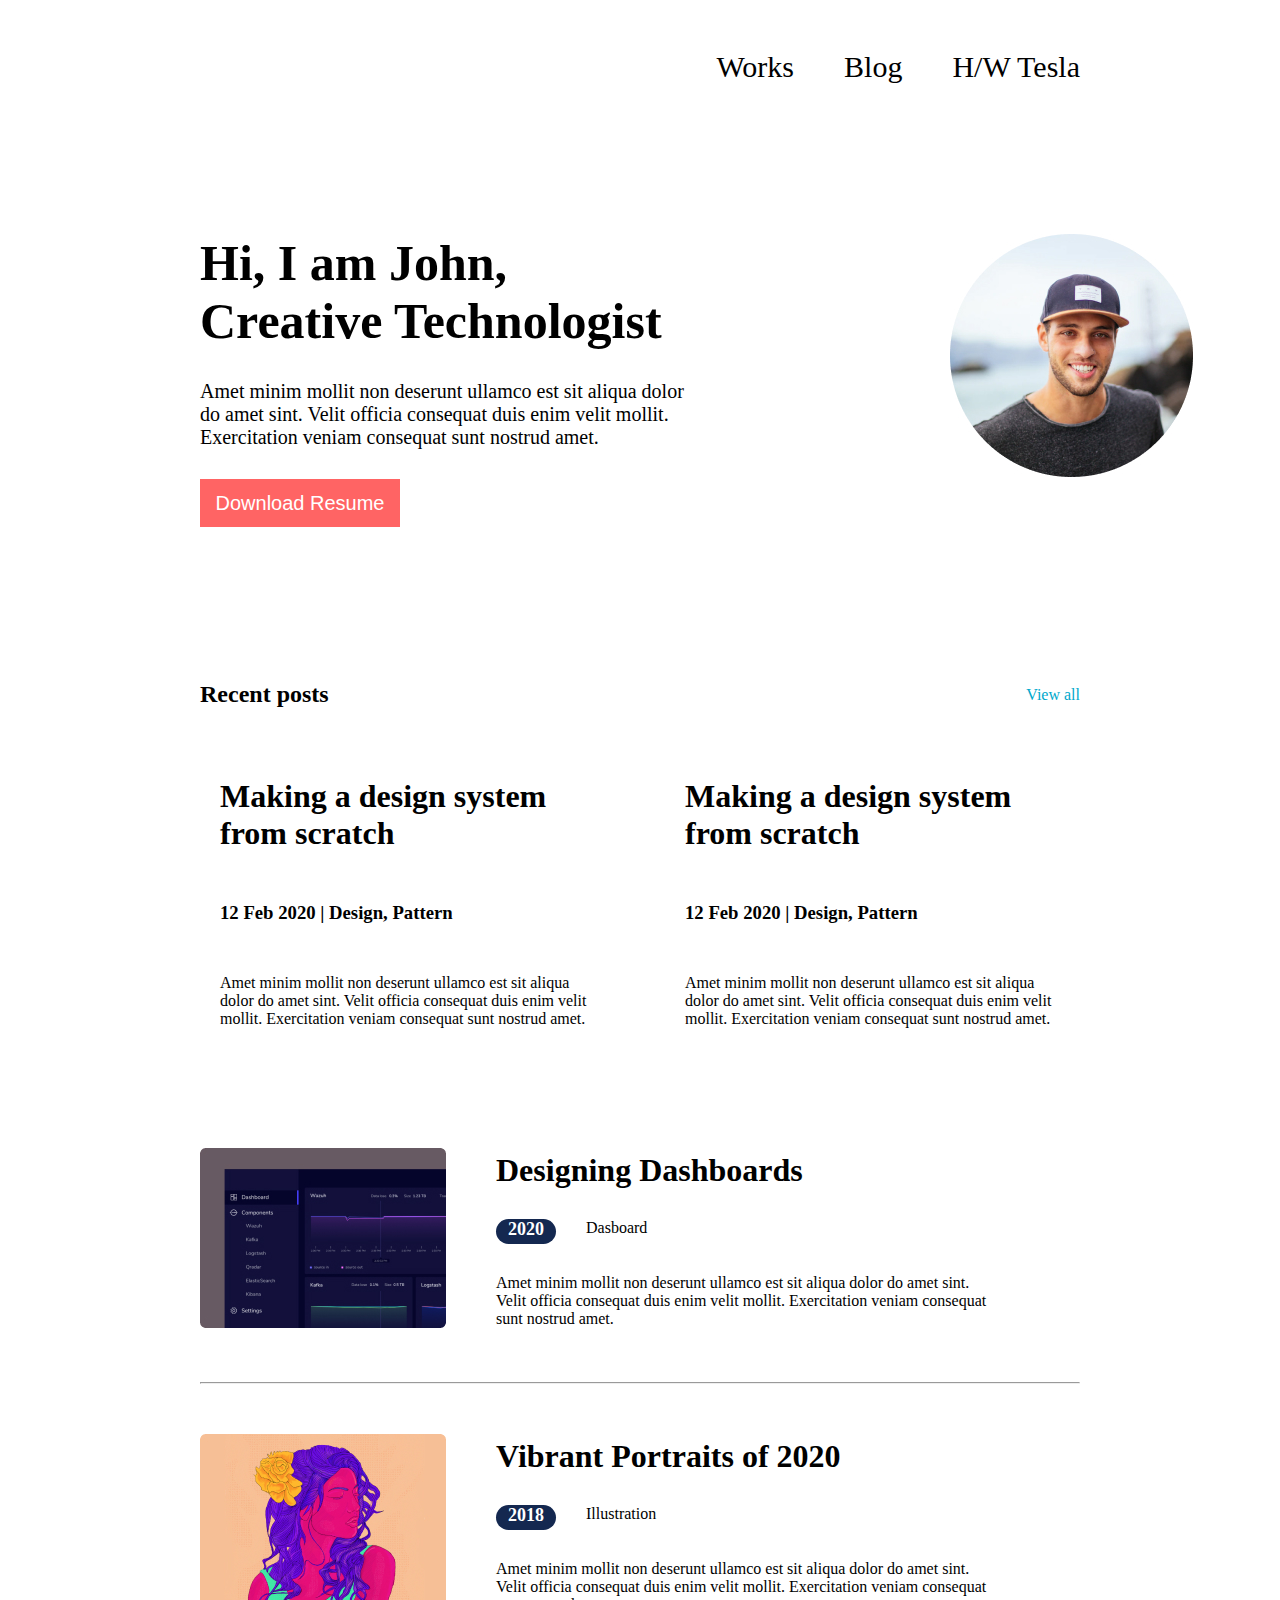
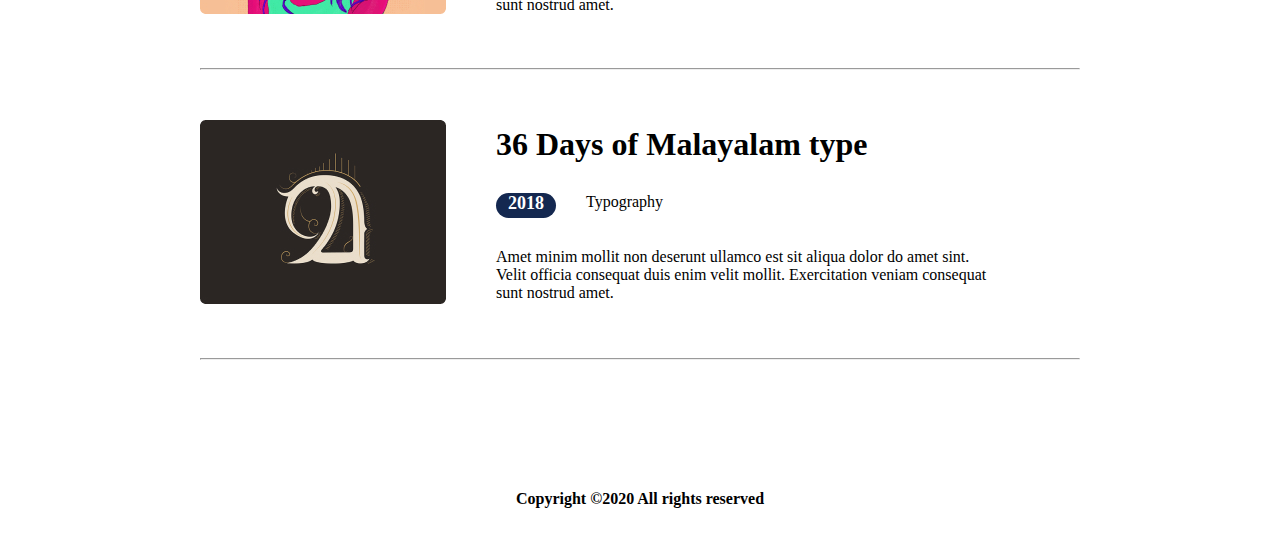
<file: index.html>
<!DOCTYPE html>
<html lang="en">
<head>
    <meta charset="UTF-8">
    <meta name="viewport" content="width=device-width, initial-scale=1.0">
    <link rel="stylesheet" href="https://cdnjs.cloudflare.com/ajax/libs/font-awesome/6.5.2/css/all.min.css" integrity="sha512-SnH5WK+bZxgPHs44uWIX+LLJAJ9/2PkPKZ5QiAj6Ta86w+fsb2TkcmfRyVX3pBnMFcV7oQPJkl9QevSCWr3W6A==" crossorigin="anonymous" referrerpolicy="no-referrer" />
    <link rel="stylesheet" href="./style.css">
    <title>Document</title>
</head>
<body>
    <header>
        <div class="container">
            <div class="nav">
                <ul>
                    <li>
                        <a href="./HTML/work.html">Works</a>
                    </li>
                    <li>
                        <a href="./HTML/blog.html">Blog</a>
                    </li>
                    <li>
                        <a href="./HTML/H-W_Tesla.html">H/W Tesla</a>
                    </li>
                </ul>
            </div>
            <div class="desc">
                <div class="body-left">
                    <div class="body-header">
                        <h1>Hi, I am John, Creative Technologist</h1>
                    </div>
                    <div class="title">
                        <p>Amet minim mollit non deserunt ullamco est sit aliqua dolor do amet sint. Velit officia consequat duis enim velit mollit. Exercitation veniam consequat sunt nostrud amet.</p>
                    </div>
                    <button>Download Resume</button>
                </div>
                <div class="body-right">
                    <img src="./pic/Ellipse.jpg">
                </div>
            </div>
        </div>
    </header>
    <main>
        <div class="container">
            <div class="head-title">
                <div><h2>Recent posts</h2></div>
                <div><a href="#">View all</a></div>
            </div>
            <div class="title-desc">
                <div class="desc-card">
                    <h1>Making a design system from scratch</h1>
                    <h3>12 Feb 2020 | Design, Pattern</h3>
                    <span>Amet minim mollit non deserunt ullamco est sit aliqua dolor do amet sint. Velit officia consequat duis enim velit mollit. Exercitation veniam consequat sunt nostrud amet.</span>
                </div>
                <div class="desc-card">
                    <h1>Making a design system from scratch</h1>
                    <h3>12 Feb 2020 | Design, Pattern</h3>
                    <span>Amet minim mollit non deserunt ullamco est sit aliqua dolor do amet sint. Velit officia consequat duis enim velit mollit. Exercitation veniam consequat sunt nostrud amet.</span>
                </div>
            </div>
        </div>
    </main>
    <section>
        <div class="container">
            <div class="recommend-img">
                <div class="recommends">
                    <div>
                        <img src="./pic/rec-img-1.jpg">
                    </div>
                    <div class="img-description">
                        <h1>Designing Dashboards</h1>
                        <div class="information">
                            <h2>2020</h2>
                            <div>Dasboard</div>
                        </div>
                        <p>Amet minim mollit non deserunt ullamco est sit aliqua dolor do amet sint. Velit officia consequat duis enim velit mollit. Exercitation veniam consequat sunt nostrud amet.</p>
                    </div>
                </div>
                <hr>
                <div class="recommends">
                    <div>
                        <img src="./pic/rec-img-2.jpg">
                    </div>
                    <div class="img-description">
                        <h1>Vibrant Portraits of 2020</h1>
                        <div class="information">
                            <h2>2018</h2>
                            <div>Illustration</div>
                        </div>
                        <p>Amet minim mollit non deserunt ullamco est sit aliqua dolor do amet sint. Velit officia consequat duis enim velit mollit. Exercitation veniam consequat sunt nostrud amet.</p>
                    </div>
                </div>
                <hr>
                <div class="recommends">
                    <div>
                        <img src="./pic/rec-img-3.jpg">
                    </div>
                    <div class="img-description">
                        <h1>36 Days of Malayalam type</h1>
                        <div class="information">
                            <h2>2018</h2>
                            <div>Typography</div>
                        </div>
                        <p>Amet minim mollit non deserunt ullamco est sit aliqua dolor do amet sint. Velit officia consequat duis enim velit mollit. Exercitation veniam consequat sunt nostrud amet.</p>
                    </div>
                </div>
                <hr>
            </div>      
        </div>
    </section>
    <footer>
        <div class="container">
            <div class="footer-icons">
                <i class="fa-brands fa-square-facebook" style="color: #600aff;"></i> <i class="fa-brands fa-instagram" style="color: #63E6BE;"></i> <i class="fa-brands fa-twitter" style="color: #74C0FC;"></i> <i class="fa-brands fa-linkedin" style="color: #74C0FC;"></i>
            </div>
            <h4>Copyright ©2020 All rights reserved</h4>
        </div>
    </footer>
</body>
</html>
</file>
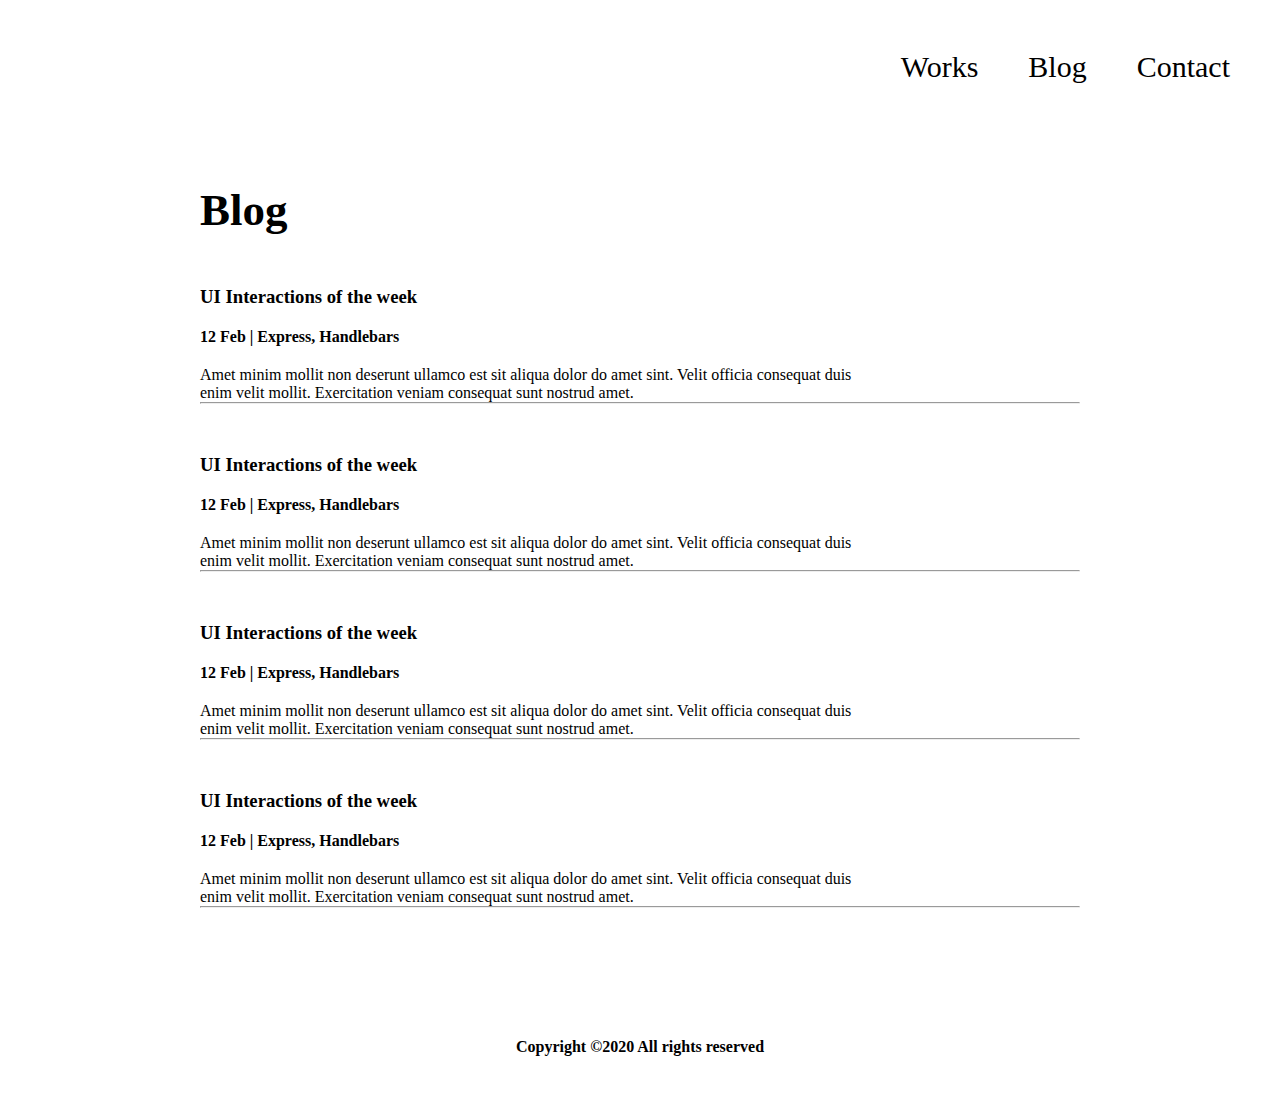
<file: HTML/blog.html>
<!DOCTYPE html>
<html lang="en">
<head>
    <meta charset="UTF-8">
    <meta name="viewport" content="width=device-width, initial-scale=1.0">
    <link rel="stylesheet" href="https://cdnjs.cloudflare.com/ajax/libs/font-awesome/6.5.2/css/all.min.css" integrity="sha512-SnH5WK+bZxgPHs44uWIX+LLJAJ9/2PkPKZ5QiAj6Ta86w+fsb2TkcmfRyVX3pBnMFcV7oQPJkl9QevSCWr3W6A==" crossorigin="anonymous" referrerpolicy="no-referrer" />
    <link rel="stylesheet" href="../CSS/blog-style.css">
    <title>Blog</title>
</head>
<body>
    <header>
        <div class="nav">
            <ul>
                <li>
                    <a href="./work.html">Works</a>
                </li>
                <li>
                    <a href="./blog.html">Blog</a>
                </li>
                <li>
                    <a href="../index.html">Contact</a>
                </li>
            </ul>
        </div>
    <div class="container">
        <div>
            <h1>Blog</h1>
        </div>
        <div class="description">
            <h3>UI Interactions of the week</h3>
            <h4>12 Feb | Express, Handlebars</h4>
            <p>Amet minim mollit non deserunt ullamco est sit aliqua dolor do amet sint. Velit officia consequat duis enim velit mollit. Exercitation veniam consequat sunt nostrud amet.</p>
        </div>
        <hr>
        <div class="description">
            <h3>UI Interactions of the week</h3>
            <h4>12 Feb | Express, Handlebars</h4>
            <p>Amet minim mollit non deserunt ullamco est sit aliqua dolor do amet sint. Velit officia consequat duis enim velit mollit. Exercitation veniam consequat sunt nostrud amet.</p>
        </div>
        <hr>
        <div class="description">
            <h3>UI Interactions of the week</h3>
            <h4>12 Feb | Express, Handlebars</h4>
            <p>Amet minim mollit non deserunt ullamco est sit aliqua dolor do amet sint. Velit officia consequat duis enim velit mollit. Exercitation veniam consequat sunt nostrud amet.</p>
        </div>
        <hr>
        <div class="description">
            <h3>UI Interactions of the week</h3>
            <h4>12 Feb | Express, Handlebars</h4>
            <p>Amet minim mollit non deserunt ullamco est sit aliqua dolor do amet sint. Velit officia consequat duis enim velit mollit. Exercitation veniam consequat sunt nostrud amet.</p>
        </div>
        <hr>
    </div>
</header>
<footer>
        <div class="footer-icons">
            <i class="fa-brands fa-square-facebook" style="color: #600aff;"></i> <i class="fa-brands fa-instagram" style="color: #63E6BE;"></i> <i class="fa-brands fa-twitter" style="color: #74C0FC;"></i> <i class="fa-brands fa-linkedin" style="color: #74C0FC;"></i>
        </div>
        <h4 class="account-name">Copyright ©2020 All rights reserved</h4>
    </div>
</footer>    
</body>
</html>
</file>
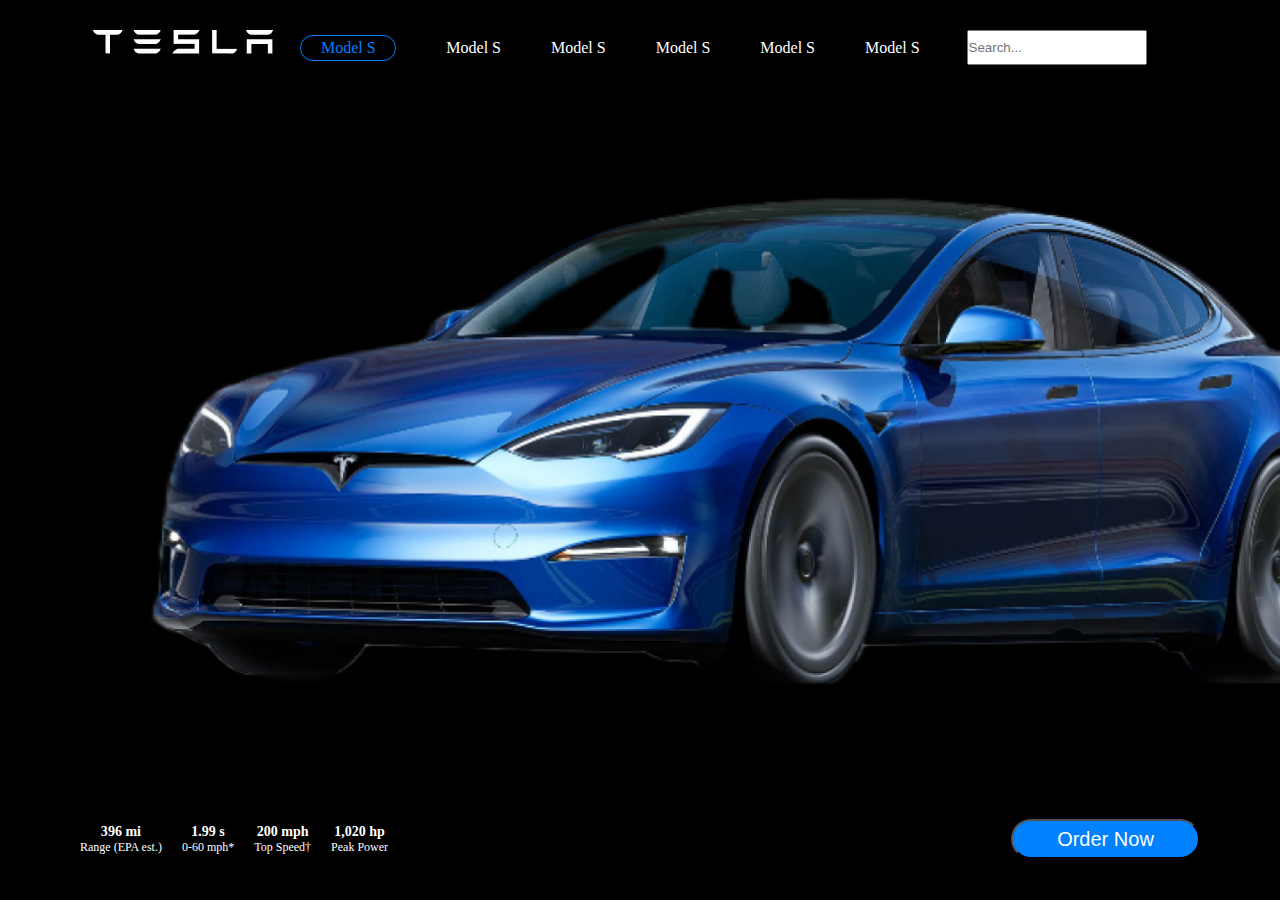
<file: HTML/H-W_Tesla.html>
<!DOCTYPE html>
<html lang="en">
<head>
    <meta charset="UTF-8">
    <meta name="viewport" content="width=device-width, initial-scale=1.0">
    <link rel="stylesheet" href="https://cdnjs.cloudflare.com/ajax/libs/font-awesome/6.5.2/css/all.min.css" integrity="sha512-SnH5WK+bZxgPHs44uWIX+LLJAJ9/2PkPKZ5QiAj6Ta86w+fsb2TkcmfRyVX3pBnMFcV7oQPJkl9QevSCWr3W6A==" crossorigin="anonymous" referrerpolicy="no-referrer" />
    <link rel="stylesheet" href="../CSS/tesla-style.css">
    <title>Document</title>
</head>
<body>
    <header>
        <div class="container">
            <nav>
                <div>
                    <a href="../index.html"><img src="../pic/Frame.png"></a>
                </div> 
                <ul>
                    <li>
                        <a class="model-s" href="#">Model S</a>
                    </li>
                    <li>
                        <a href="#">Model S</a>
                    </li>
                    <li>
                        <a href="#">Model S</a>
                    </li>
                    <li>
                        <a href="#">Model S</a>
                    </li>
                    <li>
                        <a href="#">Model S</a>
                    </li>
                    <li>
                        <a href="#">Model S</a>
                    </li>
                </ul>
                <div class="search">
                    <i class="fa-solid fa-magnifying-glass"></i>
                    <input type="text" placeholder="Search...">
                    <i class="fa-regular fa-user"></i>
                    <i class="fa-solid fa-bars"></i>
                </div>
            </nav>
        </div>
        <main>
            <div>
                <img class="project-img" src="../pic/My-project-1.jpeg" alt="Model S">
            </div>
        </main>
        <footer>
            <div class="container">
                <div class="footer-desc">
                    <div class="about-car">
                        <div class="car-desc">
                        <h3>396 mi</h3>
                        <p>Range (EPA est.)</p>
                        </div>
                        <div class="car-desc">
                        <h3>1.99 s</h3>
                        <p>0-60 mph*</p>
                        </div>
                        <div class="car-desc">
                        <h3>200 mph</h3>
                        <p>Top Speed†</p>
                        </div>
                        <div class="car-desc">
                        <h3>1,020 hp</h3>
                        <p>Peak Power</p>
                        </div>
                    </div>
                    <div>
                        <button>Order Now <i class="fa-solid fa-angles-right"></i></button>
                    </div>
                </div>
            </div>
        </footer>
    </header>
    
</body>
</html>
</file>
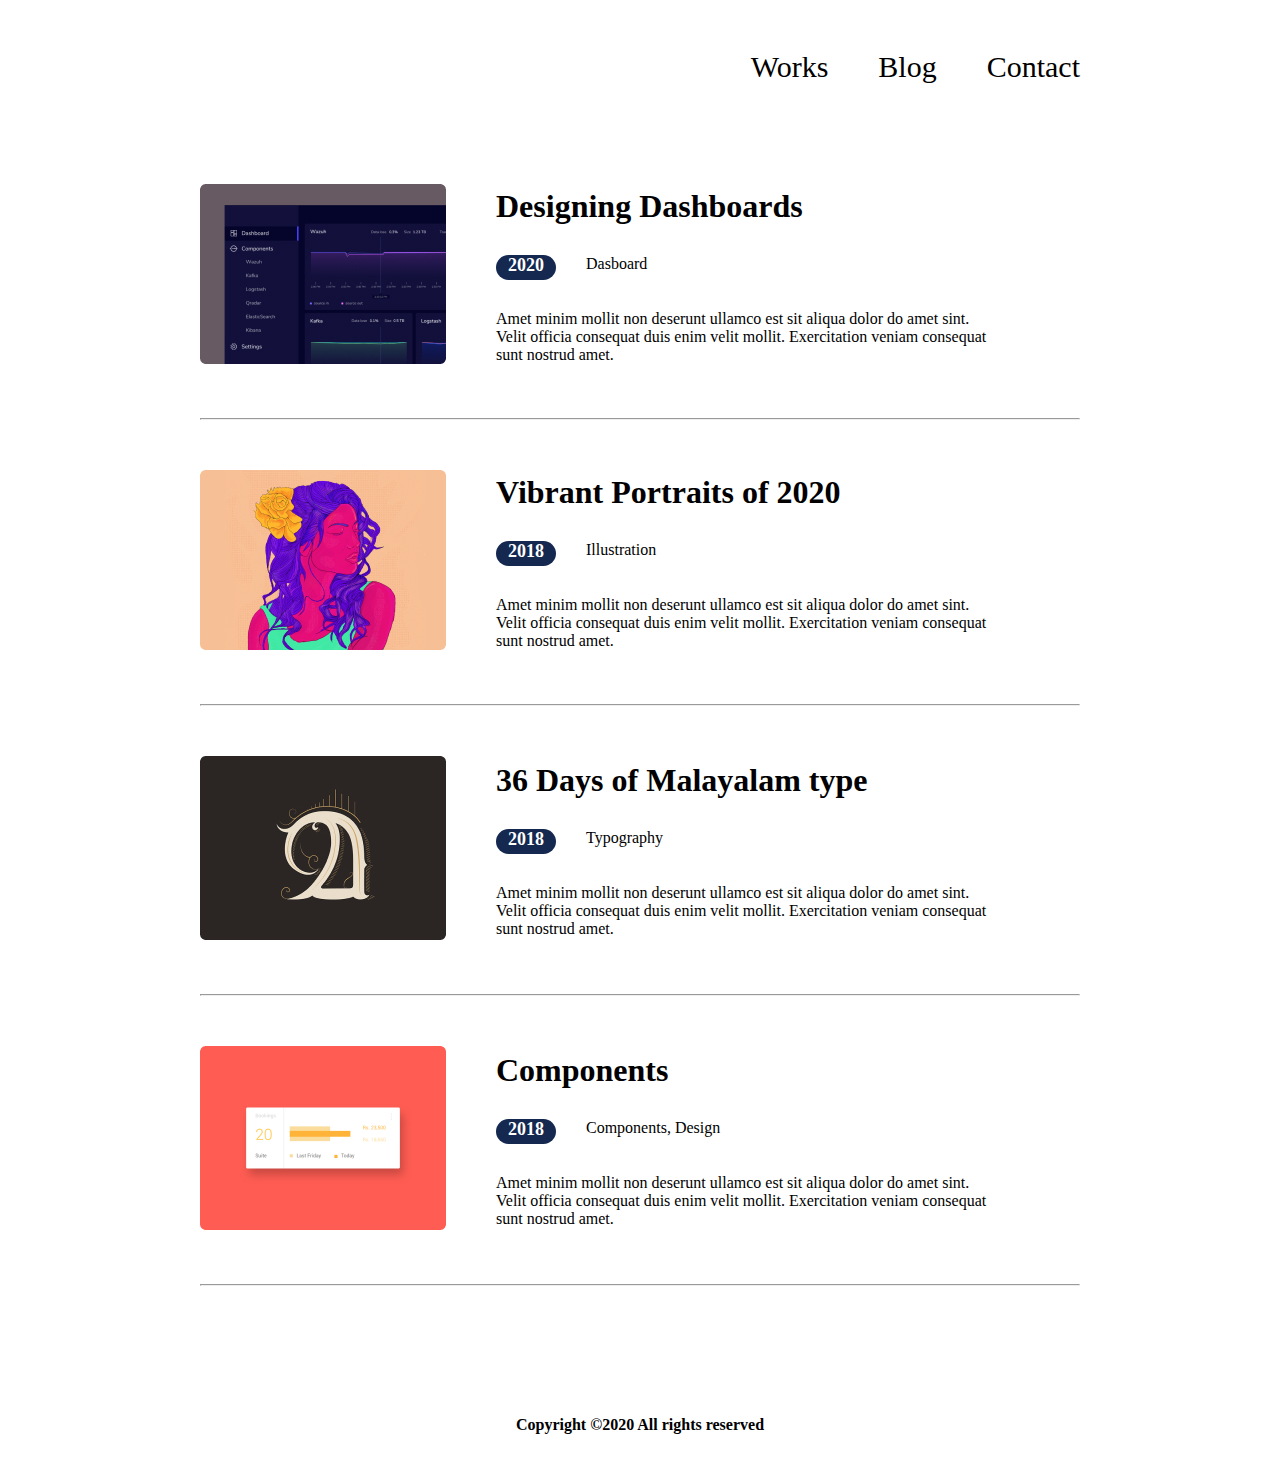
<file: HTML/work.html>
<!DOCTYPE html>
<html lang="en">
<head>
    <meta charset="UTF-8">
    <meta name="viewport" content="width=device-width, initial-scale=1.0">
    <link rel="stylesheet" href="https://cdnjs.cloudflare.com/ajax/libs/font-awesome/6.5.2/css/all.min.css" integrity="sha512-SnH5WK+bZxgPHs44uWIX+LLJAJ9/2PkPKZ5QiAj6Ta86w+fsb2TkcmfRyVX3pBnMFcV7oQPJkl9QevSCWr3W6A==" crossorigin="anonymous" referrerpolicy="no-referrer" />
    <link rel="stylesheet" href="../CSS/work-style.css">
    <title>Work</title>
</head>
<body>
    <header>
        <div class="container">
            <div class="nav">
                <ul>
                    <li>
                        <a href="./work.html">Works</a>
                    </li>
                    <li>
                        <a href="./blog.html">Blog</a>
                    </li>
                    <li>
                        <a href="../index.html">Contact</a>
                    </li>
                </ul>
            </div>
        </div>
        <section>
            <div class="container">
                <div class="recommend-img">
                    <div class="recommends">
                        <div>
                            <img src="../pic/rec-img-1.jpg">
                        </div>
                        <div class="img-description">
                            <h1>Designing Dashboards</h1>
                            <div class="information">
                                <h2>2020</h2>
                                <div>Dasboard</div>
                            </div>
                            <p>Amet minim mollit non deserunt ullamco est sit aliqua dolor do amet sint. Velit officia consequat duis enim velit mollit. Exercitation veniam consequat sunt nostrud amet.</p>
                        </div>
                    </div>
                    <hr>
                    <div class="recommends">
                        <div>
                            <img src="../pic/rec-img-2.jpg">
                        </div>
                        <div class="img-description">
                            <h1>Vibrant Portraits of 2020</h1>
                            <div class="information">
                                <h2>2018</h2>
                                <div>Illustration</div>
                            </div>
                            <p>Amet minim mollit non deserunt ullamco est sit aliqua dolor do amet sint. Velit officia consequat duis enim velit mollit. Exercitation veniam consequat sunt nostrud amet.</p>
                        </div>
                    </div>
                    <hr>
                    <div class="recommends">
                        <div>
                            <img src="../pic/rec-img-3.jpg">
                        </div>
                        <div class="img-description">
                            <h1>36 Days of Malayalam type</h1>
                            <div class="information">
                                <h2>2018</h2>
                                <div>Typography</div>
                            </div>
                            <p>Amet minim mollit non deserunt ullamco est sit aliqua dolor do amet sint. Velit officia consequat duis enim velit mollit. Exercitation veniam consequat sunt nostrud amet.</p>
                        </div>
                    </div>
                    <hr>
                    <div class="recommends">
                        <div>
                            <img src="../pic/rec-img-4.jpg">
                        </div>
                        <div class="img-description">
                            <h1>Components</h1>
                            <div class="information">
                                <h2>2018</h2>
                                <div>Components, Design</div>
                            </div>
                            <p>Amet minim mollit non deserunt ullamco est sit aliqua dolor do amet sint. Velit officia consequat duis enim velit mollit. Exercitation veniam consequat sunt nostrud amet.</p>
                        </div>
                    </div>
                    <hr>
                </div>      
            </div>
        </section>
    </header>
    <footer>
        <div class="container">
            <div class="footer-icons">
                <i class="fa-brands fa-square-facebook" style="color: #600aff;"></i> <i class="fa-brands fa-instagram" style="color: #63E6BE;"></i> <i class="fa-brands fa-twitter" style="color: #74C0FC;"></i> <i class="fa-brands fa-linkedin" style="color: #74C0FC;"></i>
            </div>
            <h4>Copyright ©2020 All rights reserved</h4>
        </div>
    </footer>
    
</body>
</html>
</file>
<file: style.css>
*{
    margin: 0;
    padding: 0;
    box-sizing: border-box;
}
.container{
    width: 100%;
    padding: 50px 200px;
}
.nav ul{
    gap: 50px;
    display: flex;
    list-style: none;
    justify-content: right;
}
.nav a{
    color: black;
    font-size: 30px;
    text-decoration: none;
}
a:hover{
    padding: 10px;
    color: white;
    transition: 0.3s;
    border-radius: 10px;
    background-color: green;
}
.desc{
    display: flex;
}
.body-left{
    gap: 30px;
    display: flex;
    padding-top: 150px;
    flex-direction: column;
}
.body-header{
    width: 500px;
    font-size: 25px;
}
.title{
    font-size: 20px;
}
button{
    width: 200px;
    height: 48px;
    border: none;
    color: white;
    font-size: 20px;
    cursor: pointer;
    background-color: rgba(255, 100, 100, 1);;
}
.body-right{
    padding: 150px 50px 100px 250px;
}

/* ---------- main --------- */
.head-title{
    display: flex;
    align-items: center;
    justify-content: space-between;
}
.head-title a{
    text-decoration: none;
    color: rgba(0, 168, 204, 1);
}
.title-desc{
    display: flex;
    justify-content: center;
    gap: 50px;
}
.desc-card{
    width: 500px;
    display: flex;
    flex-direction: column;
    gap: 50px;
    margin-top: 50px;
    padding: 20px;
}

/* ----------------section------------------ */
.recommends{
    display: flex;
    align-items: center;;
    gap: 50px;
}
.recommend-img{
    display: flex;
    flex-direction: column;
    gap: 50px;
}
.img-description{
    width: 500px;
    display: flex;
    flex-direction: column;
    gap: 30px;
}
.information{
    display: flex;
    gap: 30px;
}
.information h2{
    width: 60px;
    height: 25px;
    color: white;
    font-size: 18px;
    text-align: center;
    border-radius: 16px;
    background-color: rgba(20, 40, 80, 1);
}

.footer-icons{
    display: flex;
    justify-content: center;
    gap: 50px;
    font-size: 50px;
}
h4{
    display: flex;
    justify-content: center;
    padding-top: 30px;
}
</file>
<file: CSS/blog-style.css>
*{
    margin: 0;
    padding: 0;
    box-sizing: border-box;
}
.container{
    width: 100%;
    padding: 50px 200px;
}
.nav ul{
    gap: 50px;
    padding: 50px 50px;
    display: flex;
    list-style: none;
    justify-content: right;
}
.nav a{
    color: black;
    font-size: 30px;
    text-decoration: none;
}
a:hover{
    padding: 10px;
    color: white;
    transition: 0.3s;
    border-radius: 10px;
    background-color: green;
}
header h1{
    font-size: 45px;
}
.description{
    padding-top: 50px;
    width: 680px;
    display: flex;
    flex-direction: column;
    gap: 20px;
}
.information{
    display: flex;
    gap: 30px;
}
.footer-icons{
    display: flex;
    justify-content: center;
    gap: 50px;
    font-size: 40px;
    padding-top: 50px;
}
.account-name{
    display: flex;
    justify-content: center;
    padding: 30px 0px 50px 0px;
}
</file>
<file: CSS/tesla-style.css>
*{
    margin: 0;
    padding: 0;
    box-sizing: border-box;
    text-decoration: none;
    list-style: none;
}
body{
    background-color: black;
}
.container{
    padding: 30px 80px;
}
nav{
    display: flex;
    justify-content: space-around;
}
nav ul{
    display: flex;
    gap: 50px;
    align-items: center;
}
nav a{
    display: flex;
    color: white;
}
.model-s{
    width: 96px;
    height: 26px;
    display: flex;
    justify-content: center;
    align-items: center;
    border-color: rgba(0, 129, 255, 1);
    border: 1px solid;
    border-radius: 85px;
    color: rgba(0, 129, 255, 1);
}
.search{
    color: white;
    display: flex;
    align-items: center;
    gap: 20px;
}
input{
    width: 180px;
    height: 35px;
}
main{
    display: flex;
    padding: 100px 150px;
}
.project-img{
    width: 1200px;
    height: 490px;
}

.footer-desc{
    display: flex;
    align-items: center;
    justify-content: space-between;
}
.about-car{
    display: flex;
    gap: 20px;
    font-size: 12px;
    /* justify-content: space-between; */
}
.car-desc{
    color: white;
    display: flex;
    flex-direction: column;
    align-items: center;
}
button{
    width: 189px;
    height: 40px;
    background-color: rgba(0, 129, 255, 1);
    font-size: 20px;
    border-radius: 85px;
    color: white;
}
</file>
<file: CSS/work-style.css>
*{
    margin: 0;
    padding: 0;
    box-sizing: border-box;
}
.container{
    width: 100%;
    padding: 50px 200px;
}
.nav ul{
    gap: 50px;
    display: flex;
    list-style: none;
    justify-content: right;
}
.nav a{
    color: black;
    font-size: 30px;
    text-decoration: none;
}
a:hover{
    padding: 10px;
    color: white;
    transition: 0.3s;
    border-radius: 10px;
    background-color: green;
}


.recommends{
    display: flex;
    align-items: center;;
    gap: 50px;
}
.recommend-img{
    display: flex;
    flex-direction: column;
    gap: 50px;
}
.img-description{
    width: 500px;
    display: flex;
    flex-direction: column;
    gap: 30px;
}
.information{
    display: flex;
    gap: 30px;
}
.information h2{
    width: 60px;
    height: 25px;
    color: white;
    font-size: 18px;
    text-align: center;
    border-radius: 16px;
    background-color: rgba(20, 40, 80, 1);
}

.footer-icons{
    display: flex;
    justify-content: center;
    gap: 50px;
    font-size: 50px;
}
h4{
    display: flex;
    justify-content: center;
    padding-top: 30px;
}
</file>
